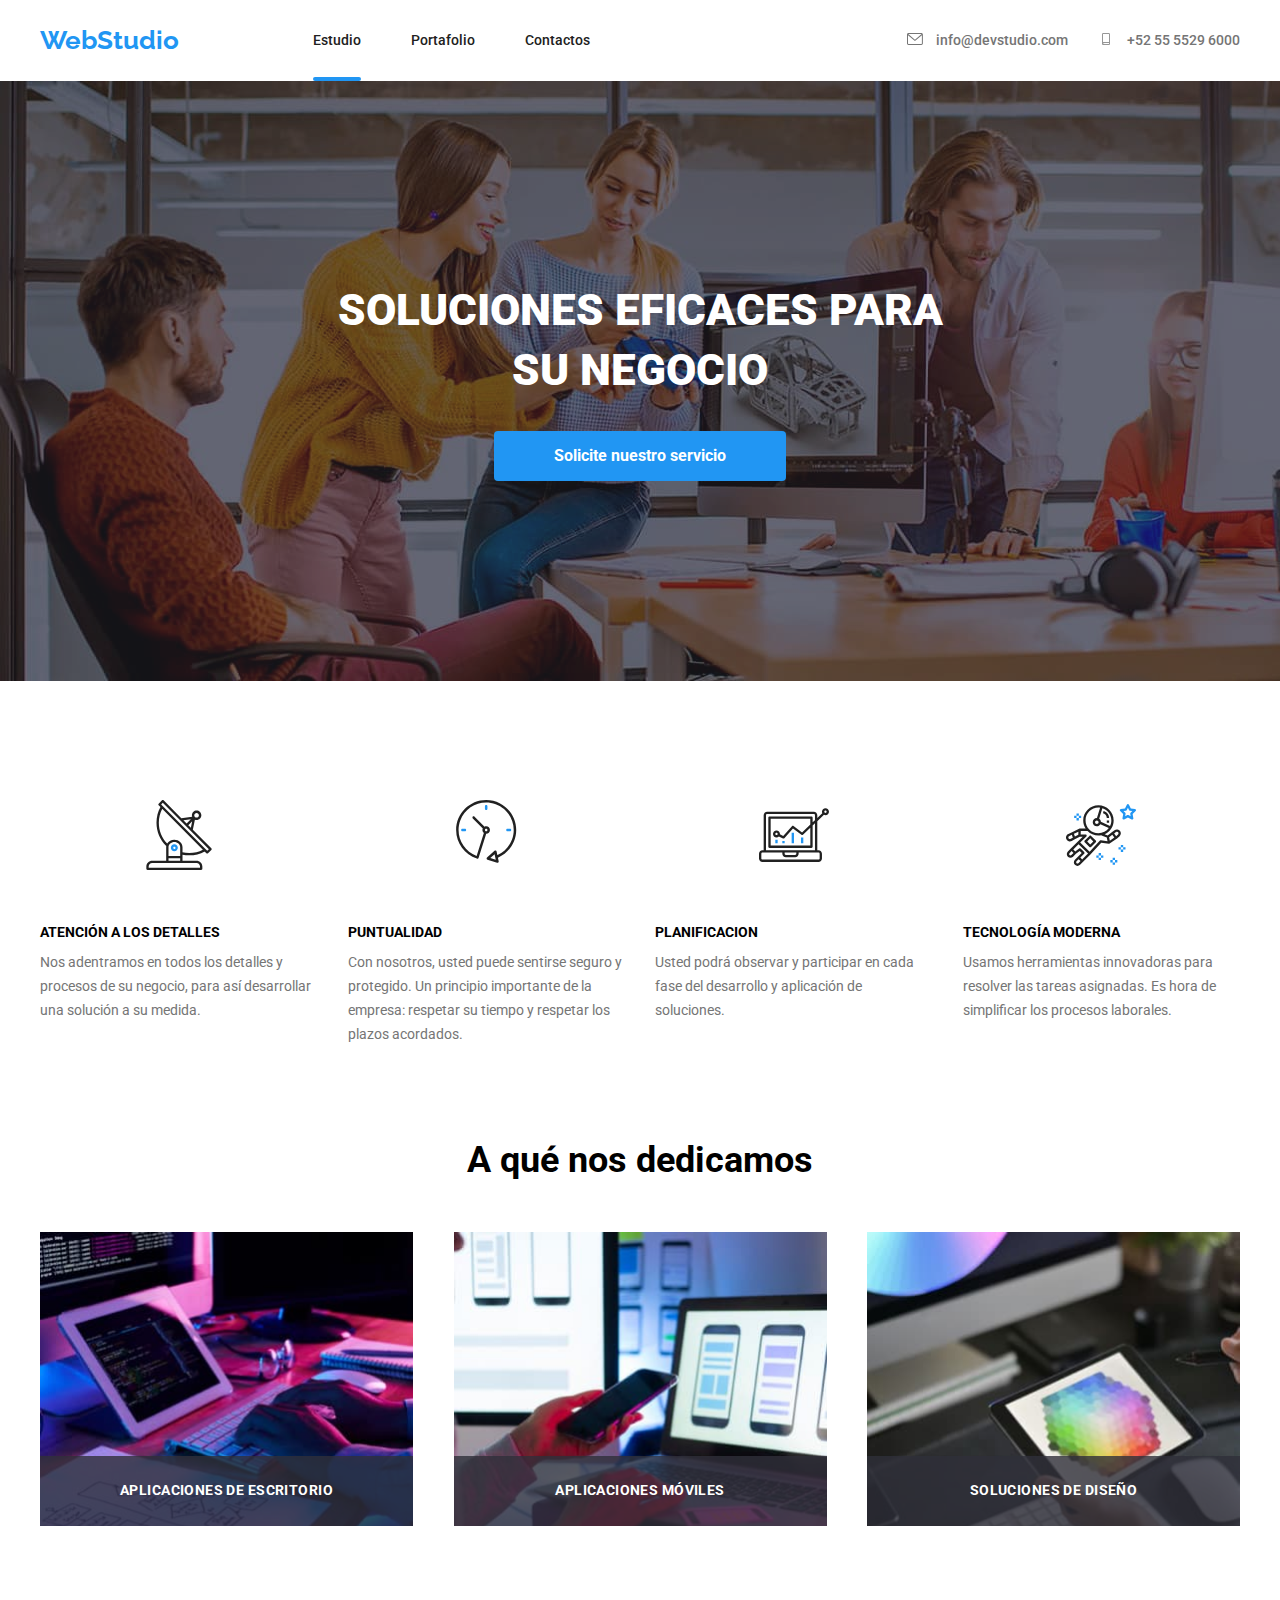
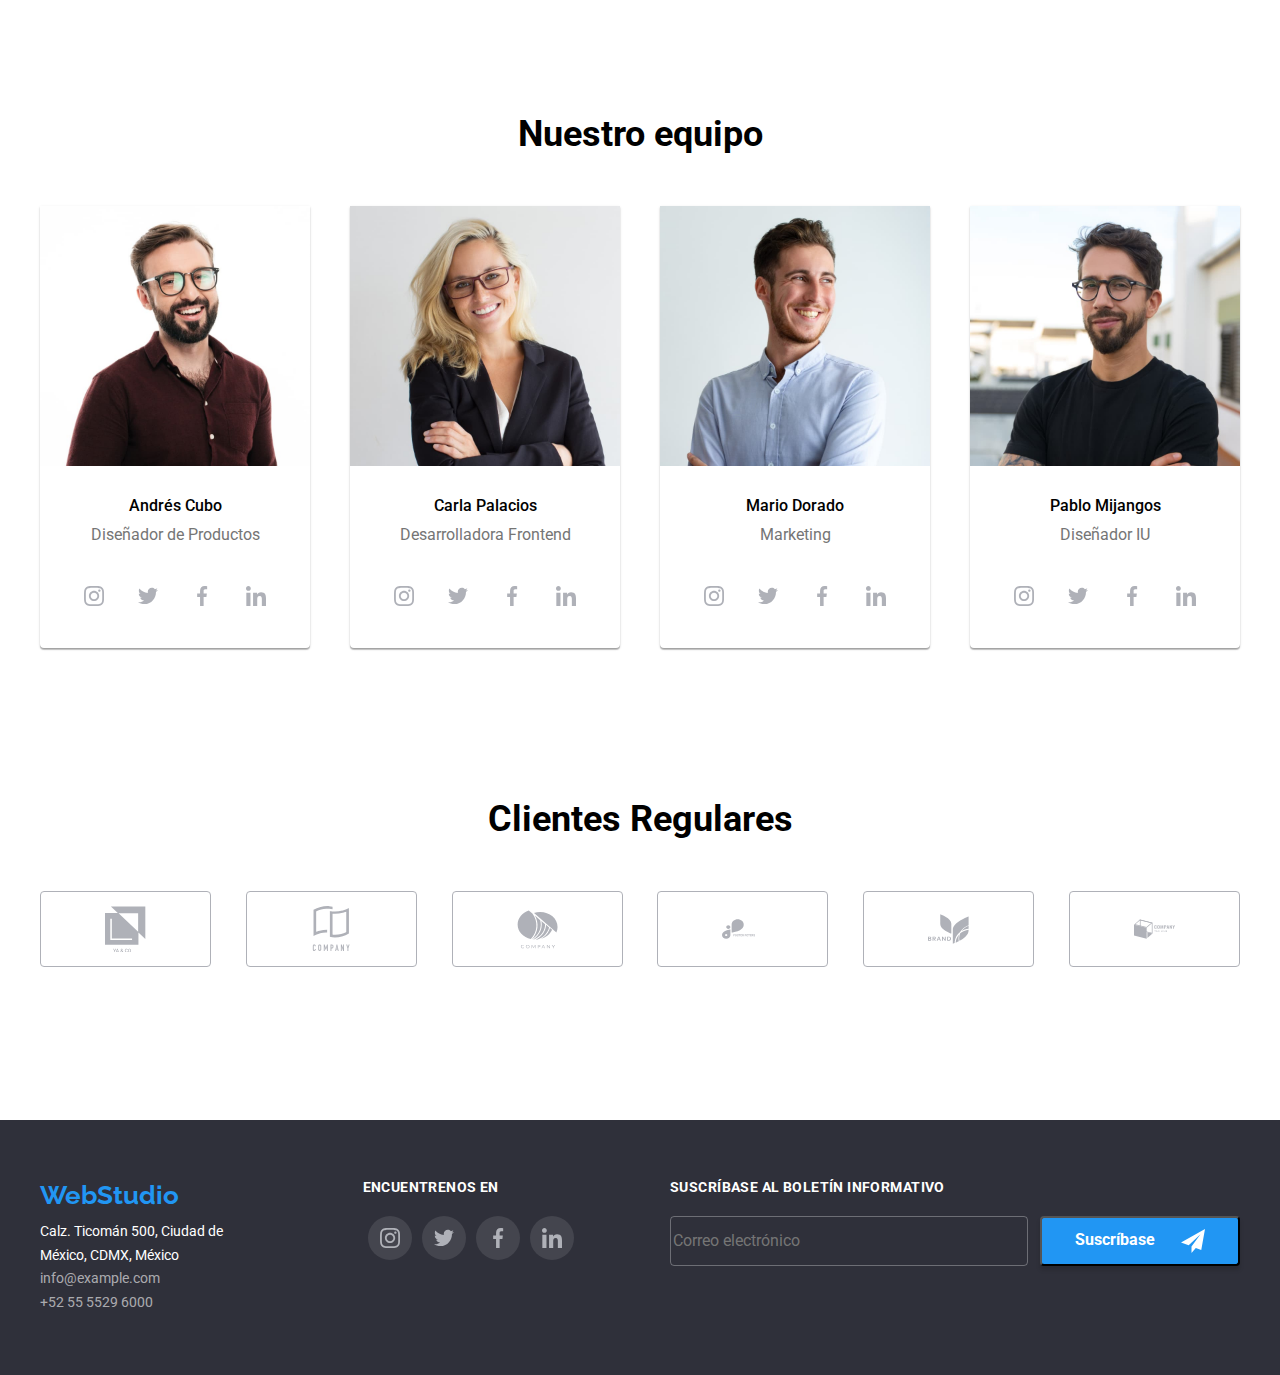
<file: index.html>
<!DOCTYPE html>
<html lang="en">
  <head>
    <!-- Normalizer  -->
    <link
      rel="stylesheet"
      href="https://cdnjs.cloudflare.com/ajax/libs/modern-normalize/1.0.0/modern-normalize.min.css"
    />

    <!-- Owner's Styles  -->
    <link rel="stylesheet" href="./css/styles.css" />

    <!-- Font's Styles  -->
    <link rel="preconnect" href="https://fonts.googleapis.com" />
    <link rel="preconnect" href="https://fonts.gstatic.com" crossorigin />
    <link
      href="https://fonts.googleapis.com/css2?family=Raleway:wght@700&family=Roboto:wght@400;500;700;900&display=swap"
      rel="stylesheet"
    />
    <meta charset="UTF-8" />
    <meta http-equiv="X-UA-Compatible" content="IE=edge" />
    <meta name="viewport" content="width=device-width, initial-scale=1.0" />
    <title>WebStudio</title>
  </head>
  <body>
    <header class="header-block container-head container">
      <nav class="container-nav">
        <a class="header-title" href="#">WebStudio</a>
        <ul class="list container-list-nav">
          <li class="header-navigation">
            <a class="page link" href="./index.html">Estudio</a>
          </li>
          <li class="header-navigation">
            <a class="link" href="./portfolio.html">Portafolio</a>
          </li>
          <li class="header-navigation">
            <a class="link" href="#">Contactos</a>
          </li>
        </ul>
      </nav>
      <ul class="list container-contact">
        <li class="header-list-contact">
          <svg class="icon icon-header-contact pointer">
            <use xlink:href="./images/icons.svg#icon-sobre"></use>
          </svg>
          <a class="header-contact" href="mailto:info@devstudio.com"
            >info@devstudio.com</a
          >
        </li>
        <li class="header-list-contact">
          <svg class="icon icon-header-contact pointer">
            <use xlink:href="./images/icons.svg#icon-smarthpone"></use>
          </svg>
          <a class="header-contact" href="tel:+525555296000"
            >+52 55 5529 6000</a
          >
        </li>
      </ul>
    </header>
    <main>
      <section class="main-top">
        <div class="main-overlay-img">
          <section class="container-top-main container">
            <h1 class="main-title">SOLUCIONES EFICACES PARA SU NEGOCIO</h1>
            <button class="button pointer" type="button" data-modal-open>
              Solicite nuestro servicio
            </button>
          </section>
        </div>
      </section>
      <div class="backdrop is-hidden" data-modal>
        <div class="modal">
          <button class="icon-close pointer" data-modal-close>&times;</button>
          <div class="container-modal">
            <p class="modal-title">
              Deje sus datos, nos contactaremos con usted
            </p>
            <form class="modal-form" name="subscription-info" autocomplete="on">
              <label for="name" class="modal-label">Nombre</label>
              <div class="modal-input-icon">
                <input
                  type="text"
                  name="username"
                  id="name"
                  class="modal-input"
                  required
                />
                <svg class="icon icon-modal-user">
                  <use xlink:href="./images/icons.svg#icon-user"></use>
                </svg>
              </div>
              <label for="phone" class="modal-label">Teléfono</label>
              <div class="modal-input-icon">
                <input
                  type="tel"
                  name="userphone"
                  id="phone"
                  class="modal-input"
                  required
                />
                <svg class="icon icon-modal-user">
                  <use xlink:href="./images/icons.svg#icon-tel"></use>
                </svg>
              </div>
              <label for="email" class="modal-label">E-mail</label>
              <div class="modal-input-icon">
                <input
                  type="email"
                  name="useremail"
                  id="email"
                  class="modal-input"
                  required
                />
                <svg class="icon icon-modal-user">
                  <use xlink:href="./images/icons.svg#icon-mail"></use>
                </svg>
              </div>
              <label for="feedback" class="modal-label">Comentarios</label>
              <textarea
                name="feedback"
                rows="5"
                id="feedback"
                class="modal-textarea"
                placeholder="Introduzca el texto"
              ></textarea>
              <div class="modal-checkbox">
                <input
                  type="checkbox"
                  name="agreement"
                  id="agreement"
                  value="agreement"
                  class="modal-check-input"
                  required
                />
                <svg class="icon icon-modal-check">
                  <use xlink:href="./images/icons.svg#icon-revisado"></use>
                </svg>
                <label for="agreement" class="modal-agreement"
                  >Estoy de acuerdo con el boletín informativo y acepto los
                  Términos y condiciones</label
                >
              </div>

              <button type="submit" class="modal-button pointer">Enviar</button>
            </form>
          </div>
        </div>
      </div>
      <section class="main-middle container">
        <section class="main-element-middle1">
          <h2 style="display: none">Beneficios</h2>
          <ul class="list container-main-middle1">
            <li class="list-main-middle1">
              <div class="icon-background-middle">
                <svg class="icon icon-style-middle">
                  <use xlink:href="./images/icons.svg#icon-antena"></use>
                </svg>
              </div>
              <h3 class="subtitle-main-block">ATENCIÓN A LOS DETALLES</h3>
              <p class="text-main-block">
                Nos adentramos en todos los detalles y procesos de su negocio,
                para así desarrollar una solución a su medida.
              </p>
            </li>
            <li class="list-main-middle1">
              <div class="icon-background-middle">
                <svg class="icon icon-style-middle">
                  <use xlink:href="./images/icons.svg#icon-reloj"></use>
                </svg>
              </div>
              <h3 class="subtitle-main-block">PUNTUALIDAD</h3>
              <p class="text-main-block">
                Con nosotros, usted puede sentirse seguro y protegido. Un
                principio importante de la empresa: respetar su tiempo y
                respetar los plazos acordados.
              </p>
            </li>
            <li class="list-main-middle1">
              <div class="icon-background-middle">
                <svg class="icon icon-style-middle">
                  <use xlink:href="./images/icons.svg#icon-diagrama"></use>
                </svg>
              </div>
              <h3 class="subtitle-main-block">PLANIFICACION</h3>
              <p class="text-main-block">
                Usted podrá observar y participar en cada fase del desarrollo y
                aplicación de soluciones.
              </p>
            </li>
            <li class="list-main-middle1">
              <div class="icon-background-middle">
                <svg class="icon icon-style-middle">
                  <use xlink:href="./images/icons.svg#icon-astronauta"></use>
                </svg>
              </div>
              <h3 class="subtitle-main-block">TECNOLOGÍA MODERNA</h3>
              <p class="text-main-block">
                Usamos herramientas innovadoras para resolver las tareas
                asignadas. Es hora de simplificar los procesos laborales.
              </p>
            </li>
          </ul>
        </section>
        <section class="main-element-middle2">
          <h2 class="subtitle2-main-block">A qué nos dedicamos</h2>
          <ul class="list container-main-bottom">
            <li class="list-main-middle2">
              <div class="list-middle2-overlay">
                <p class="text-main-middle2">APLICACIONES DE ESCRITORIO</p>
              </div>
            </li>
            <li class="list-main-middle2">
              <div class="list-middle2-overlay">
                <p class="text-main-middle2">APLICACIONES MÓVILES</p>
              </div>
            </li>
            <li class="list-main-middle2">
              <div class="list-middle2-overlay">
                <p class="text-main-middle2">SOLUCIONES DE DISEÑO</p>
              </div>
            </li>
          </ul>
        </section>
      </section>
      <section class="main-bottom-block">
        <section class="container">
          <h2 class="subtitle2-main-block">Nuestro equipo</h2>
          <ul class="list container-main-bottom">
            <li class="main-bottom-list">
              <img
                src="./images/man_glasses.jpg"
                alt="Andrés Cubo"
                width="270"
              />
              <h3 class="subtitle-bottom-block">Andrés Cubo</h3>
              <p class="text-bottom-block">Diseñador de Productos</p>
              <section class="main-bottom-span">
                <div class="icon-span">
                  <svg class="icon icon-style-contacts">
                    <use xlink:href="./images/icons.svg#icon-instagram"></use>
                  </svg>
                </div>
                <div class="icon-span">
                  <svg class="icon icon-style-contacts">
                    <use xlink:href="./images/icons.svg#icon-twitter"></use>
                  </svg>
                </div>

                <div class="icon-span">
                  <svg class="icon icon-style-contacts">
                    <use xlink:href="./images/icons.svg#icon-facebook"></use>
                  </svg>
                </div>

                <div class="icon-span">
                  <svg class="icon icon-style-contacts">
                    <use xlink:href="./images/icons.svg#icon-linkedin"></use>
                  </svg>
                </div>
              </section>
            </li>
            <li class="main-bottom-list">
              <img
                src="./images/girl_glasses.jpg"
                alt="Carla Palacios"
                width="270"
              />
              <h3 class="subtitle-bottom-block">Carla Palacios</h3>
              <p class="text-bottom-block">Desarrolladora Frontend</p>
              <section class="main-bottom-span">
                <div class="icon-span">
                  <svg class="icon icon-style-contacts">
                    <use xlink:href="./images/icons.svg#icon-instagram"></use>
                  </svg>
                </div>
                <div class="icon-span">
                  <svg class="icon icon-style-contacts">
                    <use xlink:href="./images/icons.svg#icon-twitter"></use>
                  </svg>
                </div>

                <div class="icon-span">
                  <svg class="icon icon-style-contacts">
                    <use xlink:href="./images/icons.svg#icon-facebook"></use>
                  </svg>
                </div>

                <div class="icon-span">
                  <svg class="icon icon-style-contacts">
                    <use xlink:href="./images/icons.svg#icon-linkedin"></use>
                  </svg>
                </div>
              </section>
            </li>
            <li class="main-bottom-list">
              <img
                src="./images/man_blue_shirt.jpg"
                alt="Mario Dorado"
                width="270"
              />
              <h3 class="subtitle-bottom-block">Mario Dorado</h3>
              <p class="text-bottom-block">Marketing</p>
              <section class="main-bottom-span">
                <div class="icon-span">
                  <svg class="icon icon-style-contacts">
                    <use xlink:href="./images/icons.svg#icon-instagram"></use>
                  </svg>
                </div>
                <div class="icon-span">
                  <svg class="icon icon-style-contacts">
                    <use xlink:href="./images/icons.svg#icon-twitter"></use>
                  </svg>
                </div>

                <div class="icon-span">
                  <svg class="icon icon-style-contacts">
                    <use xlink:href="./images/icons.svg#icon-facebook"></use>
                  </svg>
                </div>

                <div class="icon-span">
                  <svg class="icon icon-style-contacts">
                    <use xlink:href="./images/icons.svg#icon-linkedin"></use>
                  </svg>
                </div>
              </section>
            </li>
            <li class="main-bottom-list">
              <img
                src="./images/man_black_tshirt.jpg"
                alt="Pablo Mijangos"
                width="270"
              />
              <h3 class="subtitle-bottom-block">Pablo Mijangos</h3>
              <p class="text-bottom-block">Diseñador IU</p>
              <section class="main-bottom-span">
                <div class="icon-span">
                  <svg class="icon icon-style-contacts">
                    <use xlink:href="./images/icons.svg#icon-instagram"></use>
                  </svg>
                </div>
                <div class="icon-span">
                  <svg class="icon icon-style-contacts">
                    <use xlink:href="./images/icons.svg#icon-twitter"></use>
                  </svg>
                </div>

                <div class="icon-span">
                  <svg class="icon icon-style-contacts">
                    <use xlink:href="./images/icons.svg#icon-facebook"></use>
                  </svg>
                </div>

                <div class="icon-span">
                  <svg class="icon icon-style-contacts">
                    <use xlink:href="./images/icons.svg#icon-linkedin"></use>
                  </svg>
                </div>
              </section>
            </li>
          </ul>
        </section>
      </section>
      <section class="main-bottom-block2">
        <section class="container">
          <h2 class="subtitle2-main-block">Clientes Regulares</h2>
          <section class="container-main-bottom2">
            <div class="div-bottom2">
              <svg class="icon icon-style-client">
                <use xlink:href="./images/icons.svg#icon-grupo_1"></use>
              </svg>
            </div>
            <div class="div-bottom2">
              <svg class="icon icon-style-client">
                <use xlink:href="./images/icons.svg#icon-grupo_2"></use>
              </svg>
            </div>
            <div class="div-bottom2">
              <svg class="icon icon-style-client">
                <use xlink:href="./images/icons.svg#icon-grupo_3"></use>
              </svg>
            </div>
            <div class="div-bottom2">
              <svg class="icon icon-style-client">
                <use xlink:href="./images/icons.svg#icon-grupo_4"></use>
              </svg>
            </div>
            <div class="div-bottom2">
              <svg class="icon icon-style-client">
                <use xlink:href="./images/icons.svg#icon-grupo_5"></use>
              </svg>
            </div>
            <div class="div-bottom2">
              <svg class="icon icon-style-client">
                <use xlink:href="./images/icons.svg#icon-grupo_6"></use>
              </svg>
            </div>
          </section>
        </section>
      </section>
    </main>
    <footer class="footer-background">
      <section class="container footer-style">
        <section class="footer-element">
          <a class="header-title" href="./index.html">WebStudio</a>
          <address class="footer-address">
            <ul class="list">
              <li>
                <a
                  class="text-main-block color-text-white footer-text-behavior"
                  href="https://goo.gl/maps/GB3hHYx3USkWvwVn7"
                  target="_blank"
                  rel="noopener noreferrer"
                  >Calz. Ticomán 500, Ciudad de México, CDMX, México</a
                >
              </li>
              <li>
                <a
                  class="text-main-block color-text-gray footer-text-behavior"
                  href="mailto:info@example.com"
                  >info@example.com</a
                >
              </li>
              <li>
                <a
                  class="text-main-block color-text-gray footer-text-behavior"
                  href="tel:+525555296000"
                  >+52 55 5529 6000</a
                >
              </li>
            </ul>
          </address>
        </section>
        <section class="footer-element">
          <p class="text-footer2">ENCUENTRENOS EN</p>
          <section class="main-bottom-span">
            <div class="icon-footer">
              <svg class="icon icon-style-contacts">
                <use xlink:href="./images/icons.svg#icon-instagram"></use>
              </svg>
            </div>
            <div class="icon-footer">
              <svg class="icon icon-style-contacts">
                <use xlink:href="./images/icons.svg#icon-twitter"></use>
              </svg>
            </div>

            <div class="icon-footer">
              <svg class="icon icon-style-contacts">
                <use xlink:href="./images/icons.svg#icon-facebook"></use>
              </svg>
            </div>

            <div class="icon-footer">
              <svg class="icon icon-style-contacts">
                <use xlink:href="./images/icons.svg#icon-linkedin"></use>
              </svg>
            </div>
          </section>
        </section>
        <section class="footer-element">
          <form class="footer-form" name="subscription" autocomplete="on">
            <label for="email" class="text-footer2"
              >SUSCRÍBASE AL BOLETÍN INFORMATIVO</label
            >
            <div class="footer-form-email">
              <input
                type="email"
                name="email"
                id="email"
                placeholder="Correo electrónico"
                class="footer-input"
                required
              />
              <button type="submit" class="footer-form-submit pointer">
                Suscríbase
                <svg class="icon icon-footer-enviar">
                  <use xlink:href="./images/icons.svg#icon-enviar"></use>
                </svg>
              </button>
            </div>
          </form>
        </section>
      </section>
    </footer>
    <script src="./js/modal.js"></script>
  </body>
</html>
</file>
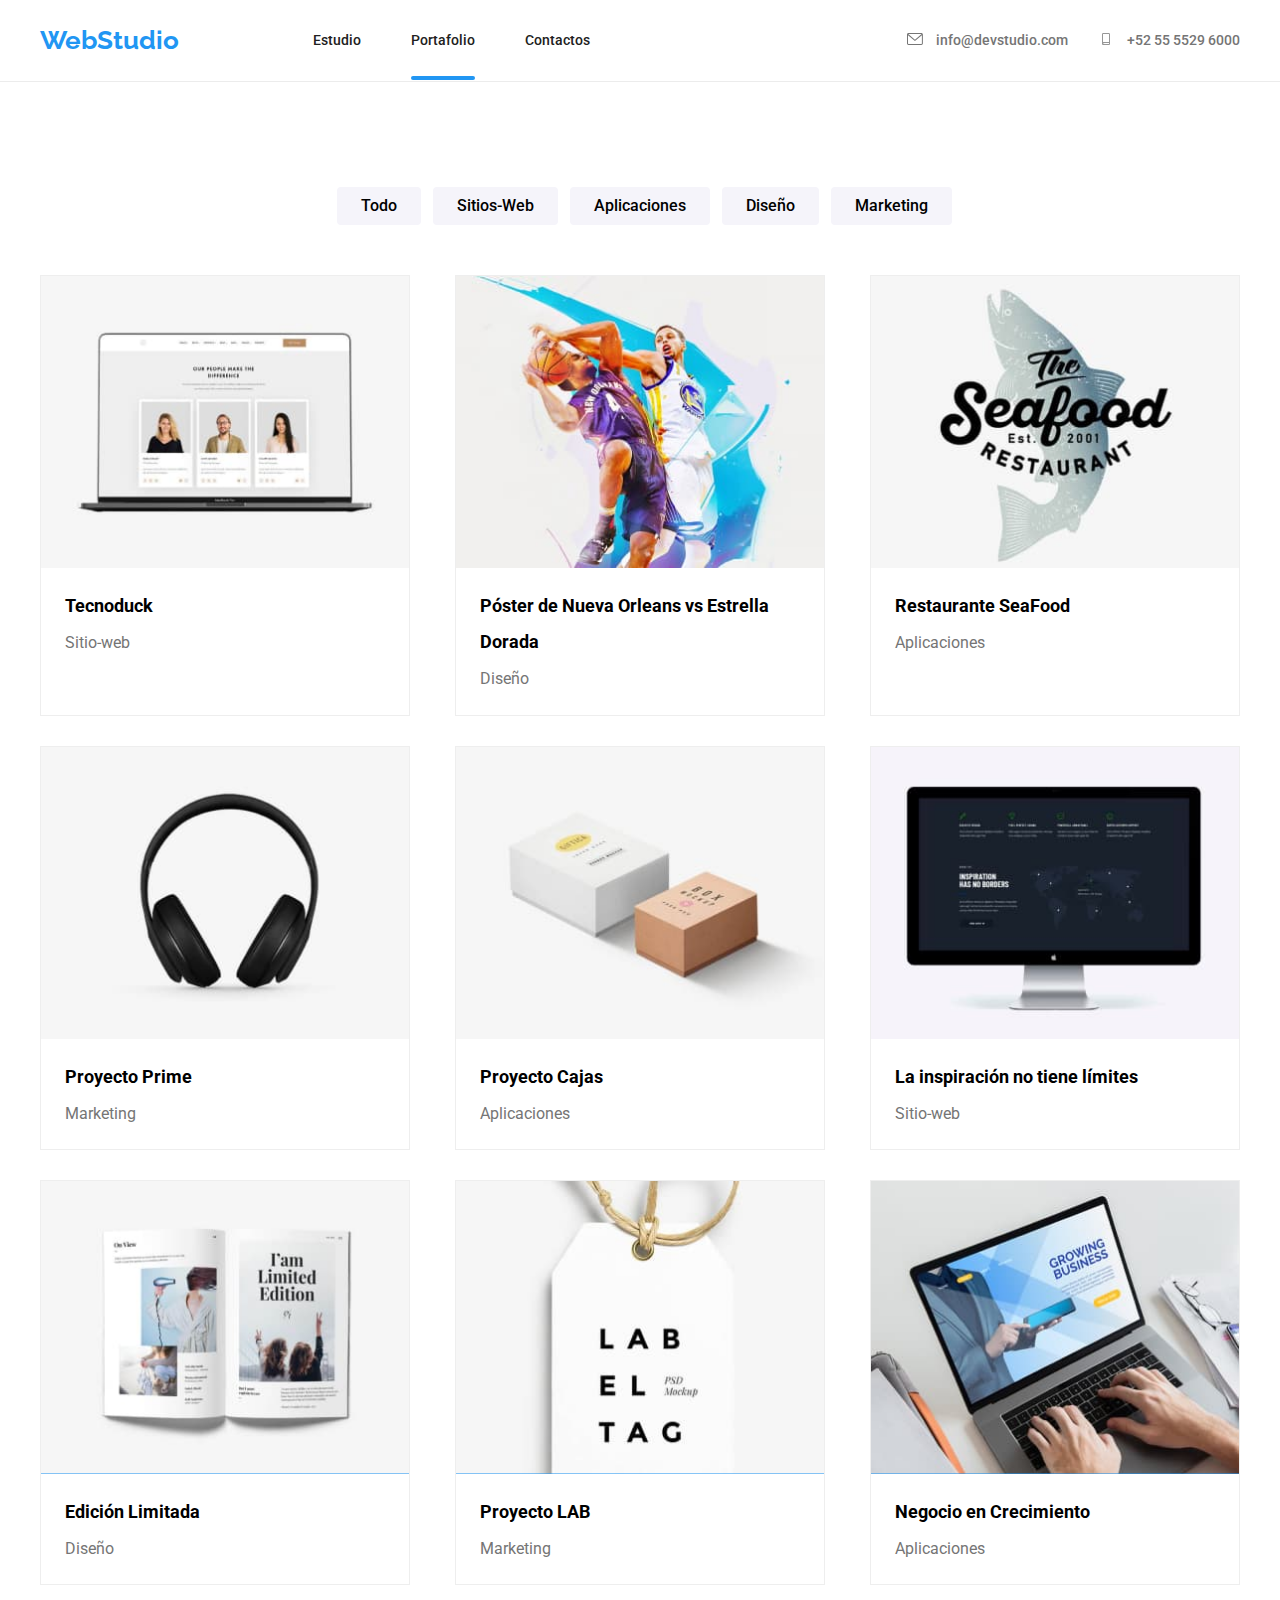
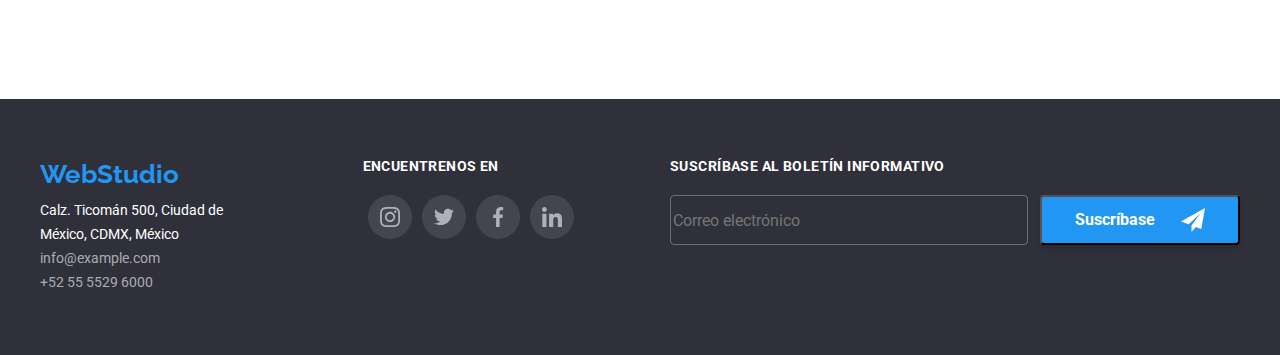
<file: portfolio.html>
<!DOCTYPE html>
<html lang="en">
  <head>
    <!-- Normalizer  -->
    <link
      rel="stylesheet"
      href="https://cdnjs.cloudflare.com/ajax/libs/modern-normalize/1.0.0/modern-normalize.min.css"
    />

    <!-- Owner's Styles  -->
    <link rel="stylesheet" href="./css/styles.css" />

    <!-- Font's Styles  -->
    <link rel="preconnect" href="https://fonts.googleapis.com" />
    <link rel="preconnect" href="https://fonts.gstatic.com" crossorigin />
    <link
      href="https://fonts.googleapis.com/css2?family=Raleway:wght@700&family=Roboto:wght@400;500;700;900&display=swap"
      rel="stylesheet"
    />

    <meta charset="UTF-8" />
    <meta http-equiv="X-UA-Compatible" content="IE=edge" />
    <meta name="viewport" content="width=device-width, initial-scale=1.0" />
    <title>Portafolio</title>
  </head>
  <body>
    <header class="header-border-portfolio">
      <div class="header-block container-head container">
        <nav class="container-nav">
          <a class="header-title" href="#">WebStudio</a>
          <ul class="list container-list-nav">
            <li>
              <a class="header-navigation link" href="./index.html">Estudio</a>
            </li>
            <li>
              <a class="header-navigation page link" href="./portfolio.html"
                >Portafolio</a
              >
            </li>
            <li>
              <a class="header-navigation link" href="#">Contactos</a>
            </li>
          </ul>
        </nav>
        <ul class="list container-contact">
          <li class="header-list-contact">
            <svg class="icon icon-header-contact pointer">
              <use xlink:href="./images/icons.svg#icon-sobre"></use>
            </svg>
            <a class="header-contact" href="mailto:info@devstudio.com"
              >info@devstudio.com</a
            >
          </li>
          <li class="header-list-contact">
            <svg class="icon icon-header-contact pointer">
              <use xlink:href="./images/icons.svg#icon-smarthpone"></use>
            </svg>
            <a class="header-contact" href="tel:+525555296000"
              >+52 55 5529 6000</a
            >
          </li>
        </ul>
      </div>
    </header>
    <main class="container main-portfolio">
      <nav class="nav-main-portfolio">
        <button class="button-portfolio pointer" type="button">Todo</button>
        <button class="button-portfolio pointer" type="button">
          Sitios-Web
        </button>
        <button class="button-portfolio pointer" type="button">
          Aplicaciones
        </button>
        <button class="button-portfolio pointer" type="button">Diseño</button>
        <button class="button-portfolio pointer" type="button">
          Marketing
        </button>
      </nav>

      <ul class="list container-main-portfolio">
        <li class="pointer main-list-portfolio">
          <div class="box-overlay-portfolio">
            <img src="./images/tecnoduck.jpg" alt="Tecnoduck" width="370" />
            <div class="overlay-portfolio">
              <p class="overlay-desc-portfolio">
                Tecnoduck es una plataforma de distribución de coronavirus de
                última generación. Las compañías usan esta plataforma para el
                espionaje digital y los ataques a los servidores seguros de la
                competencia.
              </p>
            </div>
          </div>
          <h3 class="main-name-service">Tecnoduck</h3>
          <p class="main-desc-service">Sitio-web</p>
        </li>
        <li class="pointer main-list-portfolio">
          <div class="box-overlay-portfolio">
            <img src="./images/nba_players.jpg" alt="Poster NBA" width="370" />
            <div class="overlay-portfolio"></div>
          </div>
          <h3 class="main-name-service">
            Póster de Nueva Orleans vs Estrella Dorada
          </h3>
          <p class="main-desc-service">Diseño</p>
        </li>
        <li class="pointer main-list-portfolio">
          <div class="box-overlay-portfolio">
            <img
              src="./images/restaurant_seafood.jpg"
              alt="Restaurante SeaFood"
              width="370"
            />
            <div class="overlay-portfolio"></div>
          </div>
          <h3 class="main-name-service">Restaurante SeaFood</h3>
          <p class="main-desc-service">Aplicaciones</p>
        </li>
        <li class="pointer main-list-portfolio">
          <div class="box-overlay-portfolio">
            <img src="./images/headphone.jpg" alt="Headphone" width="370" />
            <div class="overlay-portfolio"></div>
          </div>
          <h3 class="main-name-service">Proyecto Prime</h3>
          <p class="main-desc-service">Marketing</p>
        </li>
        <li class="pointer main-list-portfolio">
          <div class="box-overlay-portfolio">
            <img src="./images/two_boxes.jpg" alt="Dos cajas" width="370" />
            <div class="overlay-portfolio"></div>
          </div>
          <h3 class="main-name-service">Proyecto Cajas</h3>
          <p class="main-desc-service">Aplicaciones</p>
        </li>
        <li class="pointer main-list-portfolio">
          <div class="box-overlay-portfolio">
            <img src="./images/monitor.jpg" alt="Monitor" width="370" />
            <div class="overlay-portfolio"></div>
          </div>
          <h3 class="main-name-service">La inspiración no tiene límites</h3>
          <p class="main-desc-service">Sitio-web</p>
        </li>
        <li class="pointer main-list-portfolio">
          <div class="box-overlay-portfolio">
            <img src="./images/magazine.jpg" alt="Revista" width="370" />
            <div class="overlay-portfolio"></div>
          </div>
          <h3 class="main-name-service">Edición Limitada</h3>
          <p class="main-desc-service">Diseño</p>
        </li>
        <li class="pointer main-list-portfolio">
          <div class="box-overlay-portfolio">
            <img src="./images/label.jpg" alt="Etiqueta Lab" width="370" />
            <div class="overlay-portfolio"></div>
          </div>
          <h3 class="main-name-service">Proyecto LAB</h3>
          <p class="main-desc-service">Marketing</p>
        </li>
        <li class="pointer main-list-portfolio">
          <div class="box-overlay-portfolio">
            <img
              src="./images/typing_computer.jpg"
              alt="Portatil"
              width="370"
            />
            <div class="overlay-portfolio"></div>
          </div>
          <h3 class="main-name-service">Negocio en Crecimiento</h3>
          <p class="main-desc-service">Aplicaciones</p>
        </li>
      </ul>
    </main>
    <footer class="footer-background">
      <section class="container footer-style">
        <section class="footer-element">
          <a class="header-title" href="./index.html">WebStudio</a>
          <address class="footer-address">
            <ul class="list">
              <li>
                <a
                  class="text-main-block color-text-white footer-text-behavior"
                  href="https://goo.gl/maps/GB3hHYx3USkWvwVn7"
                  target="_blank"
                  rel="noopener noreferrer"
                  >Calz. Ticomán 500, Ciudad de México, CDMX, México</a
                >
              </li>
              <li>
                <a
                  class="text-main-block color-text-gray footer-text-behavior"
                  href="mailto:info@example.com"
                  >info@example.com</a
                >
              </li>
              <li>
                <a
                  class="text-main-block color-text-gray footer-text-behavior"
                  href="tel:+525555296000"
                  >+52 55 5529 6000</a
                >
              </li>
            </ul>
          </address>
        </section>
        <section class="footer-element">
          <p class="text-footer2">ENCUENTRENOS EN</p>
          <section class="main-bottom-span">
            <div class="icon-footer">
              <svg class="icon icon-style-contacts">
                <use xlink:href="./images/icons.svg#icon-instagram"></use>
              </svg>
            </div>
            <div class="icon-footer">
              <svg class="icon icon-style-contacts">
                <use xlink:href="./images/icons.svg#icon-twitter"></use>
              </svg>
            </div>

            <div class="icon-footer">
              <svg class="icon icon-style-contacts">
                <use xlink:href="./images/icons.svg#icon-facebook"></use>
              </svg>
            </div>

            <div class="icon-footer">
              <svg class="icon icon-style-contacts">
                <use xlink:href="./images/icons.svg#icon-linkedin"></use>
              </svg>
            </div>
          </section>
        </section>
        <section class="footer-element">
          <form class="footer-form" name="subscription" autocomplete="on">
            <label for="email" class="text-footer2"
              >SUSCRÍBASE AL BOLETÍN INFORMATIVO</label
            >
            <div class="footer-form-email">
              <input
                type="email"
                name="email"
                id="email"
                placeholder="Correo electrónico"
                class="footer-input"
                required
              />
              <button type="submit" class="footer-form-submit pointer">
                Suscríbase
                <svg class="icon icon-footer-enviar">
                  <use xlink:href="./images/icons.svg#icon-enviar"></use>
                </svg>
              </button>
            </div>
          </form>
        </section>
      </section>
    </footer>
  </body>
</html>
</file>
<file: css/styles.css>
:root {
  --white-color: #ffffff;
  --blue-color: #2196f3;
  --grey-color: #757575;
  --time-transition: 250ms;
  --tfunction-transition: cubic-bezier(0.4, 0, 0.2, 1);
}

/* ********************* */
/* ********************* */
/* Normalize Section*/
body {
  font-family: 'Roboto';
}

h1,
h2,
h3,
h4,
h5,
h6,
p {
  margin: 0;
}

img {
  display: block;
  max-width: 100%;
  height: auto;
}

address {
  font-style: normal;
}

.link {
  text-decoration: none;
  color: currentColor;
}

.list {
  list-style: none;
  padding: 0;
  margin: 0;
}

/* ********************* */
/* ********************* */
.container {
  width: 1200px;
  margin: 0 auto;
}
.container-head {
  display: flex;
  padding: 25px 0;
}

.container-nav {
  display: flex;
  width: 50%;
  justify-content: space-between;
}

.container-list-nav {
  display: flex;
  align-items: center;
}

.container-contact {
  display: flex;
  justify-content: flex-end;
  align-items: center;
  width: 50%;
}

.container-top-main {
  padding: 200px 0;
}

.container-main-middle1 {
  display: flex;
}

.container-main-bottom {
  display: flex;
  justify-content: space-between;
}

.container-main-bottom2 {
  display: flex;
  justify-content: space-between;
}

.container-main-portfolio {
  display: flex;
  flex-wrap: wrap;
  justify-content: space-between;
  margin-top: 50px;
}

.container-modal {
  display: flex;
  padding: 40px 40px;
  flex-direction: column;
}

/* ********************* */
/* ********************* */
.icon {
  display: block;
  stroke-width: 0;
  stroke: currentColor;
  fill: currentColor;
}

.icon-header-contact {
  display: inline-block;
  width: 16px;
  height: 12px;
  fill: var(--grey-color);
}

.icon-style-middle {
  width: 70px;
  height: 70px;
  margin: 0 auto;
}

.icon-close {
  position: absolute;
  top: 8px;
  right: 8px;
  width: 30px;
  height: 30px;
  font-size: 20px;
  border-radius: 50%;
  background: var(--white-color);
  border: 1px solid rgba(0, 0, 0, 0.1);
  text-align: center;
}

.icon-close:hover {
  color: var(--blue-color);
  transition: color var(--time-transition) var(--tfunction-transition);
}

.icon-span {
  width: 44px;
  height: 44px;
  padding: 12px;
  margin: 0 5px 30px;
  border-radius: 50%;
  background-color: var(--white-color);
}

.icon-span:hover > svg {
  fill: var(--white-color);
  transition: fill var(--time-transition) var(--tfunction-transition);
}

.icon-span:hover {
  background-color: var(--blue-color);
  transition: background-color var(--time-transition)
    var(--tfunction-transition);
}

.icon-style-contacts {
  width: 20px;
  height: 20px;
  fill: #afb1b8;
}

.icon-background-middle {
  margin-bottom: 30px;
  padding: 25px 100px;
  background: var(--white-color);
  border-radius: 4px;
}

.icon-style-client {
  width: 41px;
  height: 46px;
  fill: #afb1b8;
}

.icon-footer {
  width: 44px;
  height: 44px;
  padding: 12px;
  margin: 0 5px 30px;
  border-radius: 50%;
  background-color: rgba(255, 255, 255, 0.1);
}

.icon-footer:hover > svg {
  fill: var(--white-color);
  transition: fill var(--time-transition) var(--tfunction-transition);
}

.icon-footer:hover {
  background-color: var(--blue-color);
  transition: background-color var(--time-transition)
    var(--tfunction-transition);
}

.icon-footer-enviar {
  display: inline-block;
  width: 24px;
  height: 24px;
}

.icon-modal-user {
  position: absolute;
  width: 12px;
  height: 12px;
  top: 15px;
  left: 14px;
}

.icon-modal-check {
  width: 16px;
  height: 15px;
  border: 1px solid rgb(0, 0, 0);
  border-radius: 2px;
  transition: background-color var(--time-transition)
      var(--tfunction-transition),
    border var(--time-transition) var(--tfunction-transition);
  transform: translateY(3px);
}

/* ********************* */
/* ********************* */
/* Header's Styles */
.header-block {
  font-weight: 500;
  font-size: 14px;
  line-height: 1.14;
  color: #212121;
}

.header-title {
  font-family: 'Raleway';
  font-weight: 700;
  font-size: 26px;
  line-height: 1.2;
  color: var(--blue-color);
  text-decoration: none;
  /* margin-right: 93px; */
  text-align: center;
}

.header-navigation {
  position: relative;
  margin-right: 50px;
}

.header-navigation:hover {
  color: var(--blue-color);
  transition: color var(--time-transition) var(--tfunction-transition);
}

.page::after {
  content: '';
  background-color: var(--blue-color);
  color: var(--blue-color);
  width: 100%;
  height: 4px;
  border-radius: 2px;
  position: absolute;
  bottom: -32px;
  display: block;
}

.page:visited {
  color: var(--blue-color);
}

.header-list-contact {
  padding-left: 30px;
}

.header-contact {
  color: var(--grey-color);
  text-decoration: none;
  margin-left: 10px;
  transition: color var(--time-transition) var(--tfunction-transition);
}

.header-list-contact:hover > a {
  color: var(--blue-color);
}

.header-list-contact:hover > svg {
  fill: var(--blue-color);
  transition: fill var(--time-transition) var(--tfunction-transition);
}

/* ********************* */
/* ********************* */
/* Main's Styles */
.main-top {
  background-image: url('../images/background_main.jpg');
  background-size: cover;
}

.main-overlay-img {
  background-color: rgba(47, 48, 58, 0.4);
}

.main-title {
  width: 55%;
  font-weight: 900;
  font-size: 44px;
  line-height: 1.36;
  color: var(--white-color);
  text-align: center;
  margin: 0 auto 30px auto;
}

.button {
  font-weight: 700;
  font-size: 16px;
  line-height: 1.9;
  border: none;
  color: var(--white-color);
  background-color: var(--blue-color);
  text-decoration: none;
  padding: 10px 60px;
  display: block;
  margin: 0 auto;
  border-radius: 4px;
}

.pointer {
  cursor: pointer;
}

.is-hidden {
  visibility: hidden;
  opacity: 0;
  pointer-events: none;
  transition: visibility var(--time-transition) var(--tfunction-transition);
}

.backdrop {
  position: fixed;
  top: 0;
  bottom: 0;
  width: 100%;
  height: 100%;
  background-color: rgba(0, 0, 0, 0.2);
  opacity: 1;
}

.backdrop.is-hidden .modal {
  transform: translate(-50%, -50%) scale(0.8);
}

.modal {
  position: absolute;
  top: 50%;
  left: 50%;
  width: 528px;
  height: 581px;
  border-radius: 4px;
  background: var(--white-color);
  transform: translate(-50%, -50%) scale(1);
  transition: transform var(--time-transition) var(--tfunction-transition);
}

.main-middle {
  padding: 94px 0;
}

.main-element-middle1 {
  margin-bottom: 94px;
}

.list-main-middle1 {
  width: 25%;
}

.list-main-middle1:first-child {
  margin-right: 15px;
}

.list-main-middle1:not(:first-child):not(:last-child) {
  margin: 0 15px;
}

.list-main-middle1:last-child {
  margin-left: 15px;
}

.subtitle-main-block {
  font-weight: 700;
  font-size: 14px;
  line-height: 1.14;
}

.text-main-block {
  margin-top: 10px;
  font-weight: 400;
  font-size: 14px;
  line-height: 1.7;
  color: var(--grey-color);
}

.main-element-middle2 {
  margin-top: 94px;
}

.list-main-middle2 {
  display: flex;
  width: 373px;
  height: 294px;
  align-items: flex-end;
}

.list-main-middle2:nth-child(1) {
  background-image: url('../images/typing_tablet.jpg');
  background-size: cover;
}

.list-main-middle2:nth-child(2) {
  background-image: url('../images/laptop_phone.jpg');
  background-size: cover;
}

.list-main-middle2:nth-child(3) {
  background-image: url('../images/tablet_panelcolor.jpg');
  background-size: cover;
}

.list-middle2-overlay {
  background: rgba(47, 48, 58, 0.8);
  padding: 27px 0;
  width: 373px;
}

.text-main-middle2 {
  font-weight: 700;
  font-size: 14px;
  line-height: 1.14;
  text-align: center;
  letter-spacing: 0.03em;
  color: var(--white-color);
}

.subtitle2-main-block {
  font-weight: 700;
  font-size: 36px;
  line-height: 1.16;
  text-align: center;
  margin-bottom: 50px;
}

.main-bottom-list {
  background-color: var(--white-color);
  box-shadow: 0px 1px 3px rgba(0, 0, 0, 0.12), 0px 1px 1px rgba(0, 0, 0, 0.14),
    0px 2px 1px rgba(0, 0, 0, 0.2);
  border-radius: 0px 0px 4px 4px;
}

.main-bottom-block {
  background-color: var(--white-color);
  padding: 94px 0;
}

.subtitle-bottom-block {
  font-weight: 500;
  font-size: 16px;
  line-height: 1.19;
  text-align: center;
  margin-top: 30px;
  margin-bottom: 10px;
}

.text-bottom-block {
  font-weight: 400;
  font-size: 16px;
  line-height: 1.19;
  color: var(--grey-color);
  text-align: center;
  margin-top: 10px;
  margin-bottom: 30px;
}

.main-bottom-span {
  display: flex;
  justify-content: center;
  margin-top: 20px;
}

.main-bottom-block2 {
  margin-top: 57px;
  margin-bottom: 153px;
}

.div-bottom2 {
  border: 1px solid #afb1b8;
  border-radius: 4px;
  padding: 14px 64px;
}

.div-bottom2:hover > svg {
  fill: var(--blue-color);
  transition: fill var(--time-transition) var(--tfunction-transition);
}

.div-bottom2:hover {
  border: 1px solid var(--blue-color);
  transition: border var(--time-transition) var(--tfunction-transition);
}
/* ********************* */
/* ********************* */
/* Main Portfolio's Styles */
.header-border-portfolio {
  border-bottom: 1px solid #ececec;
}

.main-portfolio {
  margin-top: 105px;
  margin-bottom: 84px;
}

.nav-main-portfolio {
  text-align: center;
}

.button-portfolio {
  font-family: 'Roboto';
  font-weight: 500;
  font-size: 16px;
  line-height: 1.6;
  background: #f5f4fa;
  border: none;
  border-radius: 4px;
  margin-left: 8px;
  padding: 6px 24px;
}

.button-portfolio:hover {
  background-color: var(--blue-color);
  color: var(--white-color);
  box-shadow: 0px 3px 1px rgba(0, 0, 0, 0.1), 0px 1px 2px rgba(0, 0, 0, 0.08),
    0px 2px 2px rgba(0, 0, 0, 0.12);
  transition: background-color var(--time-transition)
    var(--tfunction-transition);
}

.main-name-service {
  font-weight: 700;
  font-size: 18px;
  line-height: 2;
  margin: 20px 24px 4px;
}

.main-desc-service {
  font-weight: 400;
  font-size: 16px;
  line-height: 1.9;
  color: var(--grey-color);
  margin: 4px 24px 20px;
}

.main-list-portfolio {
  border: 1px solid #eeeeee;
  margin-bottom: 30px;
  width: 370px;
}

.main-list-portfolio:hover {
  border: 1px solid #eeeeee;
  box-shadow: 0px 1px 1px rgba(0, 0, 0, 0.12), 0px 4px 4px rgba(0, 0, 0, 0.06),
    1px 4px 6px rgba(0, 0, 0, 0.16);
  transition: border var(--time-transition) var(--tfunction-transition);
}

.box-overlay-portfolio {
  position: relative;
  overflow: hidden;
}

.box-overlay-portfolio:hover .overlay-portfolio {
  transform: translatey(0);
}

.overlay-portfolio {
  position: absolute;
  top: 0;
  left: 0;
  width: 100%;
  height: 100%;
  background-color: rgba(33, 150, 243, 0.9);
  transform: translatey(100%);
  transition: transform 250ms ease;
}

.overlay-desc-portfolio {
  font-weight: 400;
  font-size: 18px;
  line-height: 1.5;
  letter-spacing: 0.03em;
  color: var(--white-color);
  padding: 63px 24px;
}
/* ********************* */
/* ********************* */
/* Footer's Styles */
.footer-background {
  background-color: #2f303a;
}

.color-text-white {
  color: var(--white-color);
  text-decoration: none;
}

.color-text-gray {
  color: rgba(255, 255, 255, 0.6);
  text-decoration: none;
}

.footer-text-behavior {
  font-style: normal;
  text-decoration: none;
}

.footer-text-behavior:hover {
  color: var(--blue-color);
  transition: color var(--time-transition) var(--tfunction-transition);
}

.footer-style {
  display: flex;
  padding: 60px 0;
  justify-content: space-between;
}

.footer-list-portfolio {
  width: 230px;
}

.footer-address {
  margin-top: 9px;
  width: 231px;
}

.text-footer2 {
  font-weight: 700;
  font-size: 14px;
  line-height: 1.14;
  letter-spacing: 0.03em;
  color: var(--white-color);
}

.footer-form {
  display: flex;
  flex-direction: column;
  width: 100%;
}

.footer-form-email {
  margin-top: 20px;
  display: flex;
}

.footer-input {
  background-color: transparent;
  border: 1px solid rgba(255, 255, 255, 0.3);
  border-radius: 4px;
  color: var(--white-color);
  width: 358px;
  height: 50px;
}

.footer-form-submit {
  display: flex;
  justify-content: space-evenly;
  align-items: center;
  background-color: var(--blue-color);
  color: var(--white-color);
  box-shadow: 0px 4px 4px rgba(0, 0, 0, 0.15);
  border-radius: 4px;
  width: 200px;
  height: 50px;
  margin-left: 12px;
  font-weight: 700;
  font-size: 16px;
}
/* ********************* */
/* ********************* */
/* Modal's Styles */
.modal-form {
  display: flex;
  flex-direction: column;
}

.modal-title {
  font-weight: 700;
  font-size: 20px;
  line-height: 1.15;
  text-align: center;
  padding-bottom: 2px;
}

.modal-label {
  font-weight: 400;
  font-size: 12px;
  line-height: 1.16;
  color: var(--grey-color);
  padding-top: 10px;
  padding-bottom: 4px;
}

.modal-input {
  border: 1px solid rgba(33, 33, 33, 0.2);
  border-radius: 4px;
  height: 40px;
  width: 100%;
  padding-left: 35px;
  outline: none;
}

.modal-input-icon {
  position: relative;
}

.modal-input:hover,
.modal-input:focus {
  border: 1px solid var(--blue-color);
  transition: border var(--time-transition) var(--tfunction-transition);
}

.modal-input:hover + .icon-modal-user,
.modal-input:focus + .icon-modal-user {
  fill: var(--blue-color);
  transition: fill var(--time-transition) var(--tfunction-transition);
}

.modal-textarea {
  border: 1px solid rgba(33, 33, 33, 0.2);
  border-radius: 4px;
  height: 120px;
  font-weight: 400;
  font-size: 12px;
  line-height: 1.16;
  color: var(--grey-color);
  padding: 12px 16px;
  outline: none;
}

.modal-textarea:hover,
.modal-textarea:focus {
  border: 1px solid var(--blue-color);
  transition: border var(--time-transition) var(--tfunction-transition);
}

.modal-checkbox {
  padding-top: 20px;
  padding-bottom: 12px;
  display: flex;
  justify-content: space-around;
}

.modal-check-input {
  appearance: none;
}

.modal-check-input:checked + .icon-modal-check {
  background-color: var(--blue-color);
  border: none;
}

.modal-agreement {
  display: inline-block;
  width: 400px;
  font-weight: 400;
  font-size: 14px;
  line-height: 1.7;
  color: var(--grey-color);
  height: 41px;
}

.modal-button {
  font-weight: 700;
  font-size: 16px;
  line-height: 1.9;
  color: var(--white-color);
  background-color: var(--blue-color);
  padding: 10px 75px;
  display: block;
  margin: 0 auto;
  border-radius: 4px;
  box-shadow: 0px 4px 4px rgba(0, 0, 0, 0.15);
  text-decoration: none;
  border: none;
}
</file>
